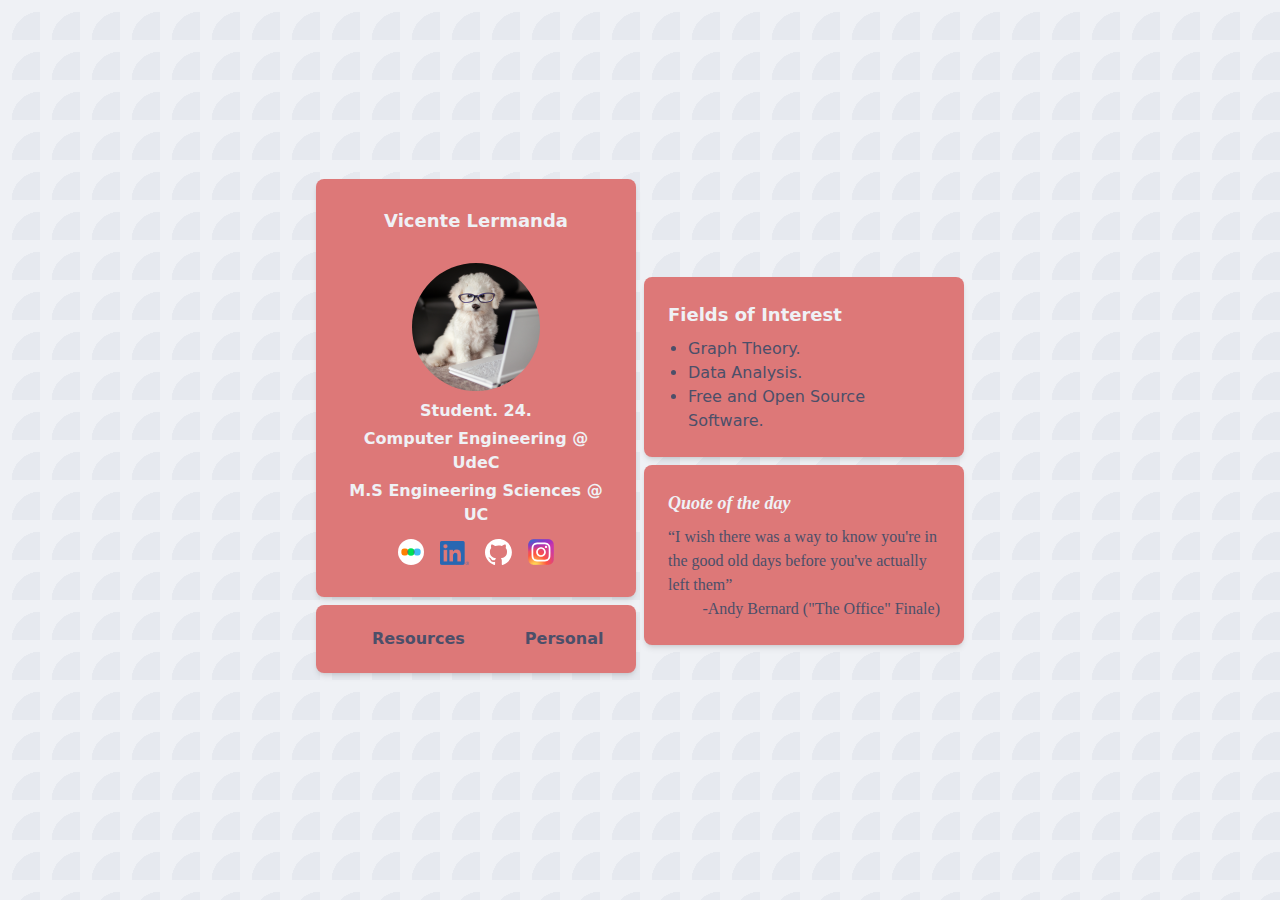
<file: index.html>
<!DOCTYPE html>
<html lang="en">
<head>
    <meta charset="UTF-8">
    <meta name="viewport" content="width=device-width, initial-scale=1.0">
    <title>Vicente Lermanda</title>
    <link href="output.css" rel="stylesheet">
    <script src="https://ajax.googleapis.com/ajax/libs/jquery/3.5.1/jquery.min.js"></script>
</head>
<body class="pattern-moon pattern-mantle pattern-bg-base pattern-opacity-100 text-text min-h-screen grid md:grid-cols-2 grid-cols-1 grid-rows-3  content-center gap-2">

    <div class="bg-flamingo p-7 max-w-xs rounded-lg shadow-md text-center mt-2 md:row-span-2 place-self-center md:place-self-end">
      <h1 id="title" class="text-lg font-bold text-base">Vicente Lermanda</h1>
      <div class="w-32 h-32 rounded-full mx-auto mt-7" style="background-image: url('moodle.png'); background-size: cover;"></div>
      <div class="text-base font-bold mt-2">Student. 24.</div>
      <div class="text-base font-bold my-1">Computer Engineering @ UdeC</div>
      <div class="text-base font-bold my-1">M.S Engineering Sciences @ UC</div>
      <ul class="pt-2 flex space-x-4 place-content-center mb-1">
        <li style="width: 10%;"><a href="https://letterboxd.com/vlermanda/"><img class="transform transition duration-200 ease-in-out hover:scale-110 hover:brightness-110"  src="static/letterboxd.svg" alt="Letterboxd"></a></li>
        <li class="place-self-end" style="width: 11%;"><a href="https://www.linkedin.com/in/vicente-lermanda-candia-18a779218/"><img class="transform transition duration-200 ease-in-out hover:scale-110 hover:brightness-110" src="static/linkedin.png" alt="Linkedin"></a></li>
        <li style="width: 10%;"><a href="https://github.com/vlermandac"><img class="transform transition duration-200 ease-in-out hover:scale-110 hover:brightness-110" src="static/github-mark/github-mark-white.svg" alt="Github"></a></li>
        <li style="width: 10%;"><a href="https://www.instagram.com/vicentelrm/"><img class="transform transition duration-200 ease-in-out hover:scale-110 hover:brightness-110" src="static/Instagram_logo_2016.svg" alt="Instagram"></a></li>
      </ul>
    </div>

    <div class="place-self-center md:place-self-start md:self-end md:row-span-2 self-start max-w-xs max-h-80">

      <div class="bg-flamingo rounded-lg shadow-md text-left p-6">
        <h1 id="title" class="text-lg font-bold mb-2 text-base">Fields of Interest</h1>
        <ul class="list-disc list-outside px-5">
          <li>Graph Theory.</li>
          <li>Data Analysis.</li>
          <li>Free and Open Source Software.</li>
        </ul>
      </div>

      <div class="bg-flamingo rounded-lg shadow-md text-left mt-2 font-serif p-6 max-h-52">
        <h1 id="title" class="text-lg font-bold mb-2 text-base italic">Quote of the day</h1>
        <p> “I wish there was a way to know you're in the good old days before you've actually left them”</p>
        <p class="text-right"> -Andy Bernard ("The Office" Finale)</p>
      </div>
    </div>

    <div class="bg-flamingo max-w-xs px-5 py-3.5 rounded-lg shadow-md text-center mt-20 place-self-center self-start md:mt-0 md:place-self-end md:self-start">

      <ul class="flex space-x-1 p-2">
        <li class="px-7 transition duration-200 ease-in-out  hover:brightness-150 font-sans font-bold"><a href="resources.html">Resources</a></li>
        <li class="px-7 transition duration-200 ease-in-out  hover:brightness-150 font-sans font-bold"><a href="personal.html">Personal</a></li>
      </ul>

    </div>

</body>
<script>
</script>
</html>
</file>
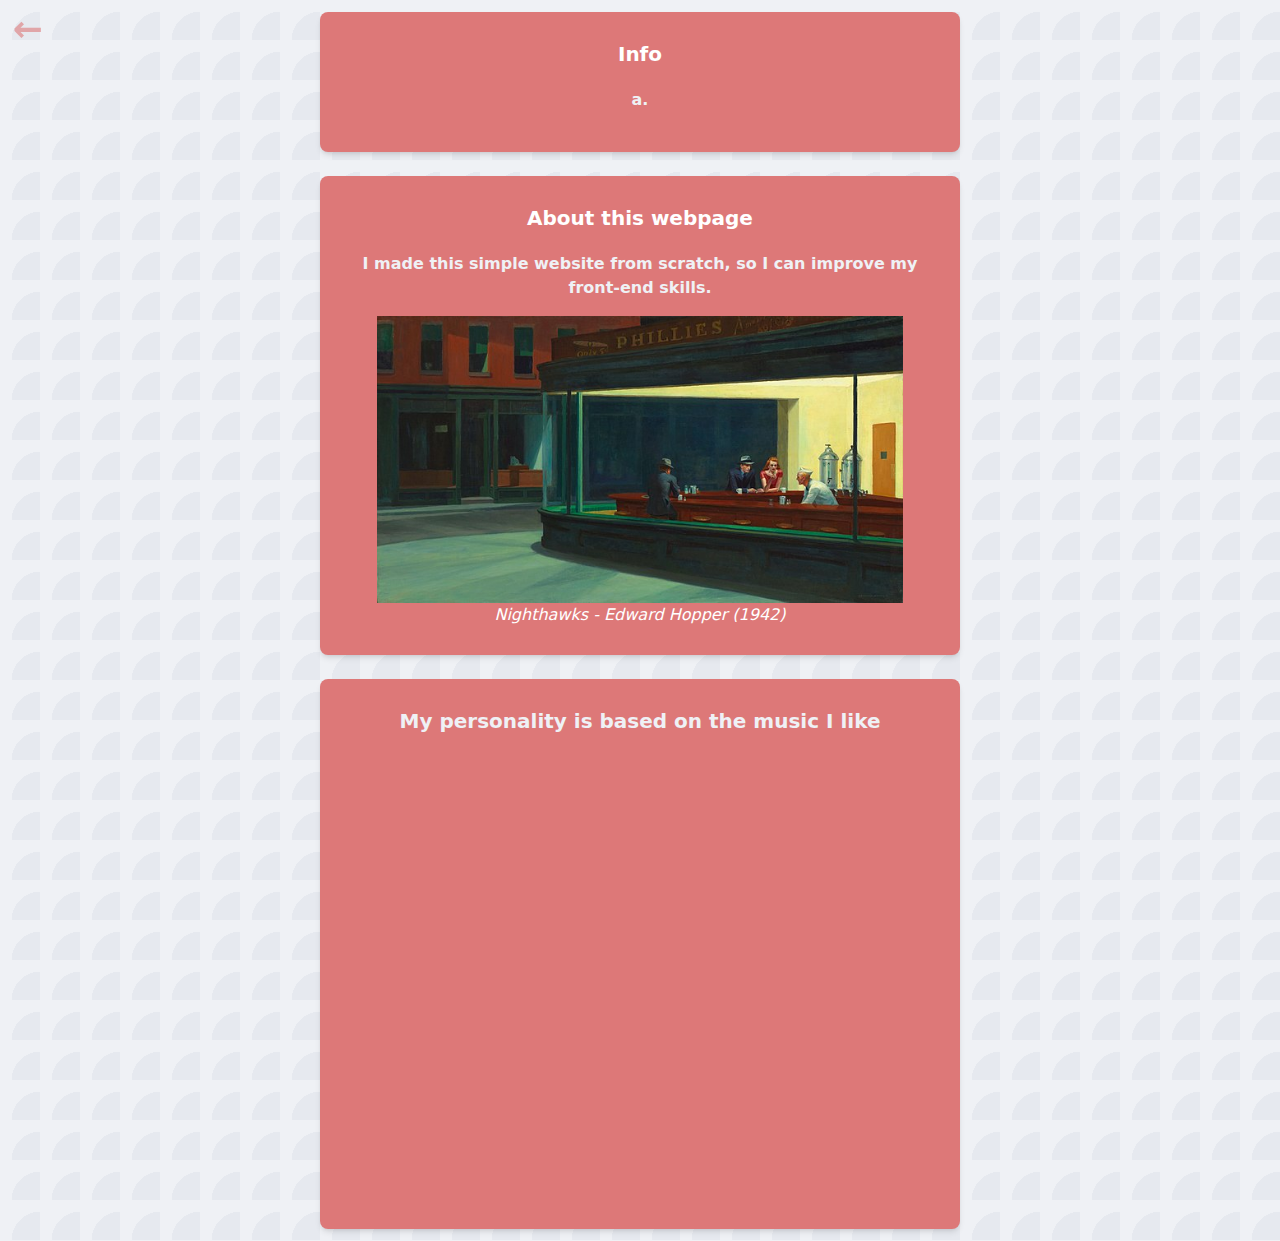
<file: personal.html>
<!DOCTYPE html>
<html lang="en">
<head>
    <meta charset="UTF-8">
    <meta name="viewport" content="width=device-width, initial-scale=1.0">
    <title>Vicente Lermanda</title>
    <link href="output.css" rel="stylesheet">
    <script src="https://ajax.googleapis.com/ajax/libs/jquery/3.5.1/jquery.min.js"></script>
</head>
<body class="pattern-moon pattern-mantle pattern-bg-base pattern-opacity-100 flex flex-wrap place-content-center">
    <a href="index.html" class="opacity-60 place-self-start isolate object-left-top fixed z-50 text-flamingo font-bold text-4xl" style="left: 1%; top: 1%;"> ← </a>
    <div class="bg-flamingo rounded-lg shadow-md text-center m-3 p-7 shrink flex-initial basis-4/5 md:basis-1/2">
      <h1 class="text-xl text-white mb-5 font-bold">Info</h1>
      <p class="text-base font-bold mb-3">a.</p>
    </div>
  <div class="bg-flamingo rounded-lg shadow-md text-center m-3 p-7 shrink flex-initial basis-4/5 md:basis-1/2">
      <h1 class="text-xl text-white mb-5 font-bold">About this webpage</h1>
      <p class="text-base font-bold">I made this simple website from scratch, so I can improve my front-end skills.</p>
      <figure class="mt-4"><img style="width: 90%;" class="mx-auto" src="static/Nighthawks_by_Edward_Hopper_1942.jpg"/> <figcaption class="text-white italic">Nighthawks - Edward Hopper (1942)</figcaption> </figure>
  </div>

  <div class="bg-flamingo p-7 m-3 rounded-lg shadow-md text-center shrink flex-initial basis-4/5 md:basis-1/2">
    <h1 id="title" class="text-xl font-bold text-base mb-4">My personality is based on the music I like</h1>
    <iframe allow="autoplay *; encrypted-media *; fullscreen *; clipboard-write" frameborder="0" height="450" style="width:100%;max-width:660px;overflow:hidden;border-radius:10px;" sandbox="allow-forms allow-popups allow-same-origin allow-scripts allow-storage-access-by-user-activation allow-top-navigation-by-user-activation" src="https://embed.music.apple.com/cl/playlist/favs-atm/pl.u-KVXBkABsLepGNWV?l=en"></iframe>
  </div>

</body>
<script>
</script>
</html>
</file>
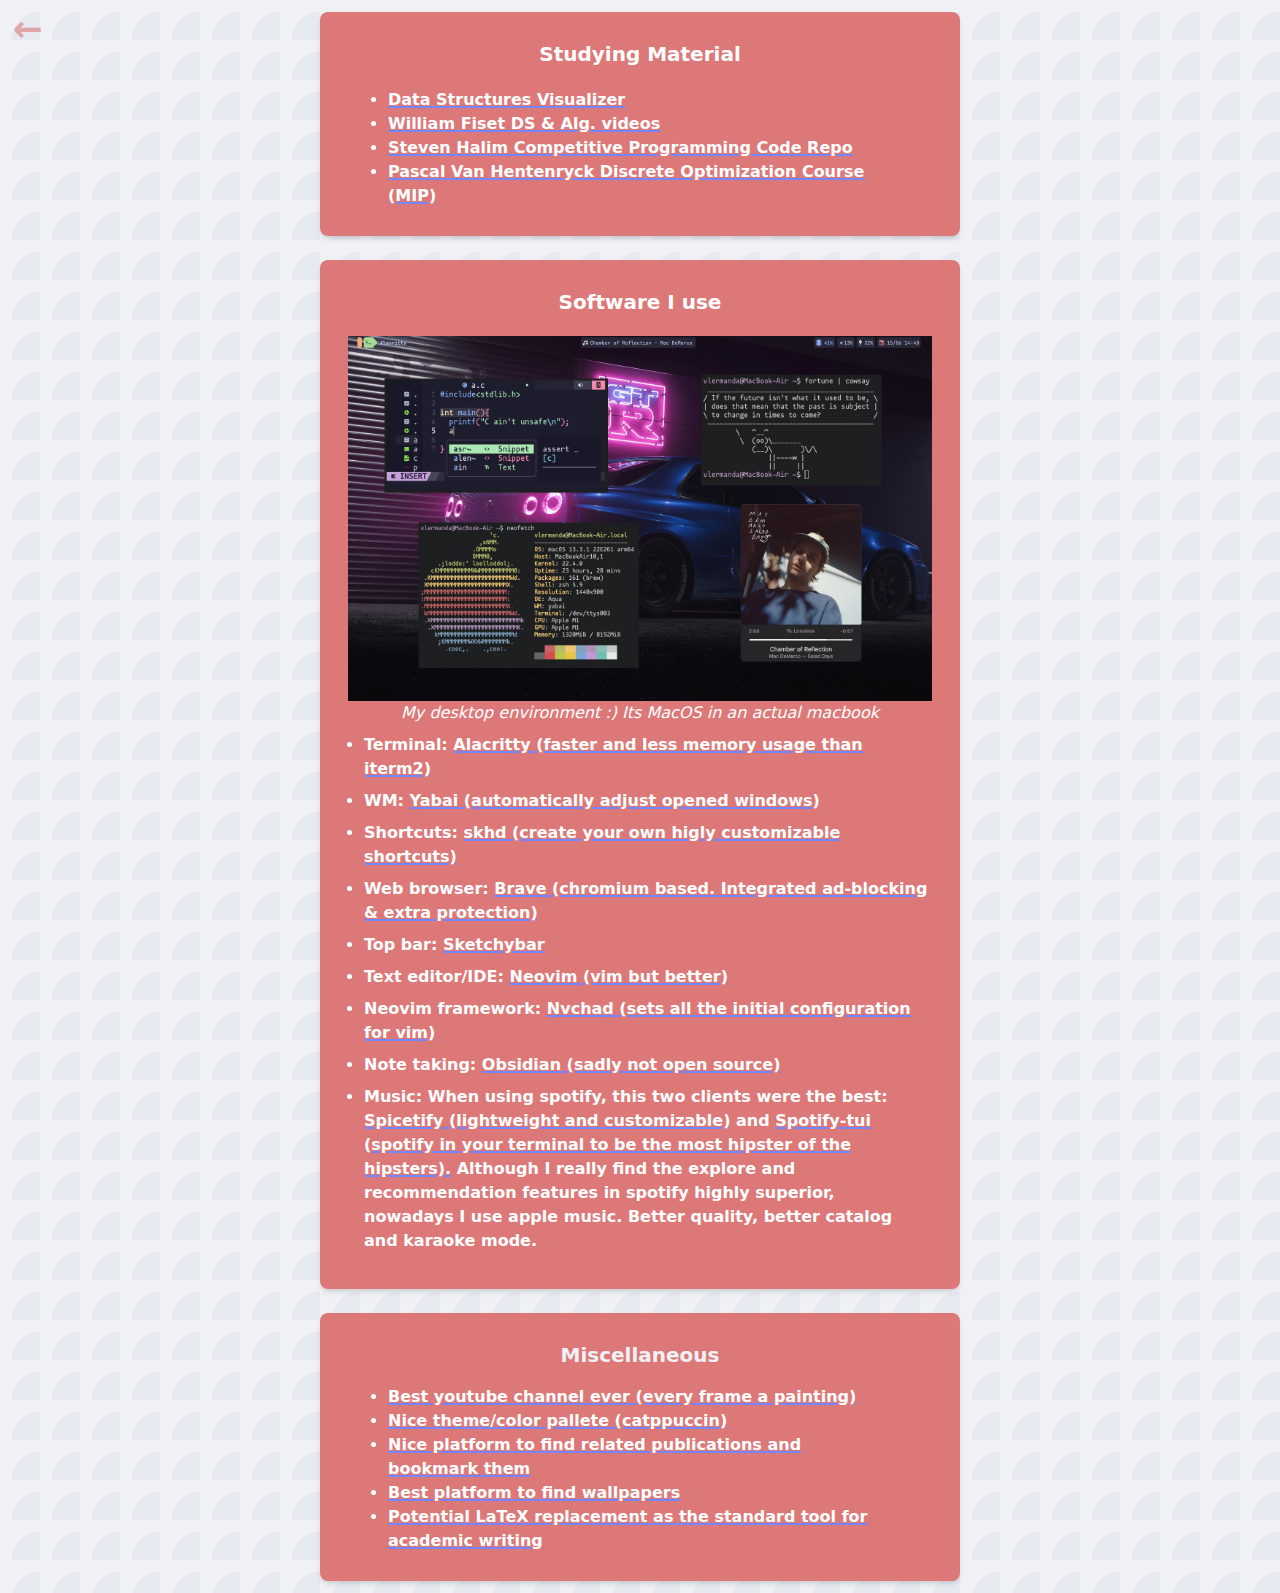
<file: resources.html>
<!DOCTYPE html>
<html lang="en">
<head>
    <meta charset="UTF-8">
    <meta name="viewport" content="width=device-width, initial-scale=1.0">
    <title>Vicente Lermanda</title>
    <link href="output.css" rel="stylesheet">
    <script src="https://ajax.googleapis.com/ajax/libs/jquery/3.5.1/jquery.min.js"></script>
</head>
<body class="pattern-moon pattern-mantle pattern-bg-base pattern-opacity-100 flex flex-wrap place-content-center">
    <a href="index.html" class="opacity-60 place-self-start isolate object-left-top fixed z-50 text-flamingo font-bold text-4xl" style="left: 1%; top: 1%;"> ← </a>

    <div class="bg-flamingo rounded-lg shadow-md text-center m-3 p-7 shrink flex-initial basis-4/5 md:basis-1/2">
      <h1 class="text-xl text-white mb-5 font-bold">Studying Material</h1>
      <ul class="mx-1 md:mx-10 text-white text-left list-disc list-outside">
        <li><a class="font-bold underline text-white decoration-2 decoration-lavender" href="https://visualgo.net/en">Data Structures Visualizer</a></li>
        <li><a class="font-bold underline text-white decoration-2 decoration-lavender" href="https://www.youtube.com/@WilliamFiset-videos">William Fiset DS & Alg. videos</a></li>
        <li><a class="font-bold underline text-white decoration-2 decoration-lavender" href="https://github.com/stevenhalim/cpbook-code/">Steven Halim Competitive Programming Code Repo</a></li>
        <li><a class="font-bold underline text-white decoration-2 decoration-lavender" href="https://www.coursera.org/learn/discrete-optimization">Pascal Van Hentenryck Discrete Optimization Course (MIP)</a></li>
      </ul>
    </div>

  <div class="bg-flamingo rounded-lg shadow-md text-center m-3 p-7 shrink flex-initial basis-4/5 md:basis-1/2">
    <h1 class="text-xl text-white mb-5 font-bold">Software I use</h1>
    <figure class="my-2"><img style="width: 100%;" class="mx-auto" src="static/wm.jpeg"/> <figcaption class="text-white italic">My desktop environment :) Its MacOS in an actual macbook</figcaption> </figure>
      <ul class="mx-1 md:ml-4 text-white text-left font-bold list-disc list-outside">
        <li class="my-2">Terminal: <a class="font-bold underline text-white decoration-2 decoration-lavender" href="https://github.com/alacritty/alacritty">Alacritty (faster and less memory usage than iterm2)</a></li>
        <li class="my-2">WM: <a class="font-bold underline text-white decoration-2 decoration-lavender" href="https://github.com/koekeishiya/yabai">Yabai (automatically adjust opened windows)</a></li>
        <li class="my-2">Shortcuts: <a class="font-bold underline text-white decoration-2 decoration-lavender" href="https://github.com/koekeishiya/skhd">skhd (create your own higly customizable shortcuts)</a></li>
        <li class="my-2">Web browser: <a class="font-bold underline text-white decoration-2 decoration-lavender" href="https://brave.com/es/">Brave (chromium based. Integrated ad-blocking & extra protection)</a></li>
        <li class="my-2">Top bar: <a class="font-bold underline text-white decoration-2 decoration-lavender" href="https://github.com/FelixKratz/SketchyBar">Sketchybar</a></li>
        <li class="my-2">Text editor/IDE: <a class="font-bold underline text-white decoration-2 decoration-lavender" href="https://neovim.io/">Neovim (vim but better)</a></li>
        <li class="my-2">Neovim framework: <a class="font-bold underline text-white decoration-2 decoration-lavender" href="https://nvchad.com/">Nvchad (sets all the initial configuration for vim)</a></li>
        <li class="my-2">Note taking: <a class="font-bold underline text-white decoration-2 decoration-lavender" href="https://obsidian.md/">Obsidian (sadly not open source)</a></li>
        <li class="my-2">Music: When using spotify, this two clients were the best: <a class="font-bold underline text-white decoration-2 decoration-lavender" href="https://spicetify.app/">Spicetify (lightweight and customizable)</a> and <a class="font-bold underline text-white decoration-2 decoration-lavender" href="https://github.com/Rigellute/spotify-tui">Spotify-tui (spotify in your terminal to be the most hipster of the hipsters).</a> Although I really find the explore and recommendation features in spotify highly superior, nowadays I use apple music. Better quality, better catalog and karaoke mode.</li>
      </ul>

  </div>

  <div class="bg-flamingo p-7 m-3 rounded-lg shadow-md text-center shrink flex-initial basis-4/5 md:basis-1/2">
    <h1 id="title" class="text-xl font-bold text-base mb-4">Miscellaneous</h1>
      <ul class="mx-1 md:mx-10 text-white text-left list-disc list-outside">
        <li><a class="font-bold underline text-white decoration-2 decoration-lavender" href="https://www.youtube.com/@everyframeapainting">Best youtube channel ever (every frame a painting)</a></li>
        <li><a class="font-bold underline text-white decoration-2 decoration-lavender" href="https://github.com/catppuccin/catppuccin">Nice theme/color pallete (catppuccin)</a></li>
        <li><a class="font-bold underline text-white decoration-2 decoration-lavender" href="https://www.researchrabbit.ai/">Nice platform to find related publications and bookmark them</a></li>
        <li><a class="font-bold underline text-white decoration-2 decoration-lavender" href="https://wallhaven.cc/">Best platform to find wallpapers</a></li>
        <li><a class="font-bold underline text-white decoration-2 decoration-lavender" href="https://typst.app/">Potential LaTeX replacement as the standard tool for academic writing</a></li>
      </ul>
  </div>

</body>
<script>
</script>
</html>
</file>
<file: output.css>
/*
! tailwindcss v3.3.2 | MIT License | https://tailwindcss.com
*/

/*
1. Prevent padding and border from affecting element width. (https://github.com/mozdevs/cssremedy/issues/4)
2. Allow adding a border to an element by just adding a border-width. (https://github.com/tailwindcss/tailwindcss/pull/116)
*/

*,
::before,
::after {
  box-sizing: border-box;
  /* 1 */
  border-width: 0;
  /* 2 */
  border-style: solid;
  /* 2 */
  border-color: #e5e7eb;
  /* 2 */
}

::before,
::after {
  --tw-content: '';
}

/*
1. Use a consistent sensible line-height in all browsers.
2. Prevent adjustments of font size after orientation changes in iOS.
3. Use a more readable tab size.
4. Use the user's configured `sans` font-family by default.
5. Use the user's configured `sans` font-feature-settings by default.
6. Use the user's configured `sans` font-variation-settings by default.
*/

html {
  line-height: 1.5;
  /* 1 */
  -webkit-text-size-adjust: 100%;
  /* 2 */
  -moz-tab-size: 4;
  /* 3 */
  -o-tab-size: 4;
     tab-size: 4;
  /* 3 */
  font-family: ui-sans-serif, system-ui, -apple-system, BlinkMacSystemFont, "Segoe UI", Roboto, "Helvetica Neue", Arial, "Noto Sans", sans-serif, "Apple Color Emoji", "Segoe UI Emoji", "Segoe UI Symbol", "Noto Color Emoji";
  /* 4 */
  font-feature-settings: normal;
  /* 5 */
  font-variation-settings: normal;
  /* 6 */
}

/*
1. Remove the margin in all browsers.
2. Inherit line-height from `html` so users can set them as a class directly on the `html` element.
*/

body {
  margin: 0;
  /* 1 */
  line-height: inherit;
  /* 2 */
}

/*
1. Add the correct height in Firefox.
2. Correct the inheritance of border color in Firefox. (https://bugzilla.mozilla.org/show_bug.cgi?id=190655)
3. Ensure horizontal rules are visible by default.
*/

hr {
  height: 0;
  /* 1 */
  color: inherit;
  /* 2 */
  border-top-width: 1px;
  /* 3 */
}

/*
Add the correct text decoration in Chrome, Edge, and Safari.
*/

abbr:where([title]) {
  -webkit-text-decoration: underline dotted;
          text-decoration: underline dotted;
}

/*
Remove the default font size and weight for headings.
*/

h1,
h2,
h3,
h4,
h5,
h6 {
  font-size: inherit;
  font-weight: inherit;
}

/*
Reset links to optimize for opt-in styling instead of opt-out.
*/

a {
  color: inherit;
  text-decoration: inherit;
}

/*
Add the correct font weight in Edge and Safari.
*/

b,
strong {
  font-weight: bolder;
}

/*
1. Use the user's configured `mono` font family by default.
2. Correct the odd `em` font sizing in all browsers.
*/

code,
kbd,
samp,
pre {
  font-family: ui-monospace, SFMono-Regular, Menlo, Monaco, Consolas, "Liberation Mono", "Courier New", monospace;
  /* 1 */
  font-size: 1em;
  /* 2 */
}

/*
Add the correct font size in all browsers.
*/

small {
  font-size: 80%;
}

/*
Prevent `sub` and `sup` elements from affecting the line height in all browsers.
*/

sub,
sup {
  font-size: 75%;
  line-height: 0;
  position: relative;
  vertical-align: baseline;
}

sub {
  bottom: -0.25em;
}

sup {
  top: -0.5em;
}

/*
1. Remove text indentation from table contents in Chrome and Safari. (https://bugs.chromium.org/p/chromium/issues/detail?id=999088, https://bugs.webkit.org/show_bug.cgi?id=201297)
2. Correct table border color inheritance in all Chrome and Safari. (https://bugs.chromium.org/p/chromium/issues/detail?id=935729, https://bugs.webkit.org/show_bug.cgi?id=195016)
3. Remove gaps between table borders by default.
*/

table {
  text-indent: 0;
  /* 1 */
  border-color: inherit;
  /* 2 */
  border-collapse: collapse;
  /* 3 */
}

/*
1. Change the font styles in all browsers.
2. Remove the margin in Firefox and Safari.
3. Remove default padding in all browsers.
*/

button,
input,
optgroup,
select,
textarea {
  font-family: inherit;
  /* 1 */
  font-size: 100%;
  /* 1 */
  font-weight: inherit;
  /* 1 */
  line-height: inherit;
  /* 1 */
  color: inherit;
  /* 1 */
  margin: 0;
  /* 2 */
  padding: 0;
  /* 3 */
}

/*
Remove the inheritance of text transform in Edge and Firefox.
*/

button,
select {
  text-transform: none;
}

/*
1. Correct the inability to style clickable types in iOS and Safari.
2. Remove default button styles.
*/

button,
[type='button'],
[type='reset'],
[type='submit'] {
  -webkit-appearance: button;
  /* 1 */
  background-color: transparent;
  /* 2 */
  background-image: none;
  /* 2 */
}

/*
Use the modern Firefox focus style for all focusable elements.
*/

:-moz-focusring {
  outline: auto;
}

/*
Remove the additional `:invalid` styles in Firefox. (https://github.com/mozilla/gecko-dev/blob/2f9eacd9d3d995c937b4251a5557d95d494c9be1/layout/style/res/forms.css#L728-L737)
*/

:-moz-ui-invalid {
  box-shadow: none;
}

/*
Add the correct vertical alignment in Chrome and Firefox.
*/

progress {
  vertical-align: baseline;
}

/*
Correct the cursor style of increment and decrement buttons in Safari.
*/

::-webkit-inner-spin-button,
::-webkit-outer-spin-button {
  height: auto;
}

/*
1. Correct the odd appearance in Chrome and Safari.
2. Correct the outline style in Safari.
*/

[type='search'] {
  -webkit-appearance: textfield;
  /* 1 */
  outline-offset: -2px;
  /* 2 */
}

/*
Remove the inner padding in Chrome and Safari on macOS.
*/

::-webkit-search-decoration {
  -webkit-appearance: none;
}

/*
1. Correct the inability to style clickable types in iOS and Safari.
2. Change font properties to `inherit` in Safari.
*/

::-webkit-file-upload-button {
  -webkit-appearance: button;
  /* 1 */
  font: inherit;
  /* 2 */
}

/*
Add the correct display in Chrome and Safari.
*/

summary {
  display: list-item;
}

/*
Removes the default spacing and border for appropriate elements.
*/

blockquote,
dl,
dd,
h1,
h2,
h3,
h4,
h5,
h6,
hr,
figure,
p,
pre {
  margin: 0;
}

fieldset {
  margin: 0;
  padding: 0;
}

legend {
  padding: 0;
}

ol,
ul,
menu {
  list-style: none;
  margin: 0;
  padding: 0;
}

/*
Prevent resizing textareas horizontally by default.
*/

textarea {
  resize: vertical;
}

/*
1. Reset the default placeholder opacity in Firefox. (https://github.com/tailwindlabs/tailwindcss/issues/3300)
2. Set the default placeholder color to the user's configured gray 400 color.
*/

input::-moz-placeholder, textarea::-moz-placeholder {
  opacity: 1;
  /* 1 */
  color: #9ca3af;
  /* 2 */
}

input::placeholder,
textarea::placeholder {
  opacity: 1;
  /* 1 */
  color: #9ca3af;
  /* 2 */
}

/*
Set the default cursor for buttons.
*/

button,
[role="button"] {
  cursor: pointer;
}

/*
Make sure disabled buttons don't get the pointer cursor.
*/

:disabled {
  cursor: default;
}

/*
1. Make replaced elements `display: block` by default. (https://github.com/mozdevs/cssremedy/issues/14)
2. Add `vertical-align: middle` to align replaced elements more sensibly by default. (https://github.com/jensimmons/cssremedy/issues/14#issuecomment-634934210)
   This can trigger a poorly considered lint error in some tools but is included by design.
*/

img,
svg,
video,
canvas,
audio,
iframe,
embed,
object {
  display: block;
  /* 1 */
  vertical-align: middle;
  /* 2 */
}

/*
Constrain images and videos to the parent width and preserve their intrinsic aspect ratio. (https://github.com/mozdevs/cssremedy/issues/14)
*/

img,
video {
  max-width: 100%;
  height: auto;
}

/* Make elements with the HTML hidden attribute stay hidden by default */

[hidden] {
  display: none;
}

*, ::before, ::after {
  --tw-border-spacing-x: 0;
  --tw-border-spacing-y: 0;
  --tw-translate-x: 0;
  --tw-translate-y: 0;
  --tw-rotate: 0;
  --tw-skew-x: 0;
  --tw-skew-y: 0;
  --tw-scale-x: 1;
  --tw-scale-y: 1;
  --tw-pan-x:  ;
  --tw-pan-y:  ;
  --tw-pinch-zoom:  ;
  --tw-scroll-snap-strictness: proximity;
  --tw-gradient-from-position:  ;
  --tw-gradient-via-position:  ;
  --tw-gradient-to-position:  ;
  --tw-ordinal:  ;
  --tw-slashed-zero:  ;
  --tw-numeric-figure:  ;
  --tw-numeric-spacing:  ;
  --tw-numeric-fraction:  ;
  --tw-ring-inset:  ;
  --tw-ring-offset-width: 0px;
  --tw-ring-offset-color: #fff;
  --tw-ring-color: rgb(59 130 246 / 0.5);
  --tw-ring-offset-shadow: 0 0 #0000;
  --tw-ring-shadow: 0 0 #0000;
  --tw-shadow: 0 0 #0000;
  --tw-shadow-colored: 0 0 #0000;
  --tw-blur:  ;
  --tw-brightness:  ;
  --tw-contrast:  ;
  --tw-grayscale:  ;
  --tw-hue-rotate:  ;
  --tw-invert:  ;
  --tw-saturate:  ;
  --tw-sepia:  ;
  --tw-drop-shadow:  ;
  --tw-backdrop-blur:  ;
  --tw-backdrop-brightness:  ;
  --tw-backdrop-contrast:  ;
  --tw-backdrop-grayscale:  ;
  --tw-backdrop-hue-rotate:  ;
  --tw-backdrop-invert:  ;
  --tw-backdrop-opacity:  ;
  --tw-backdrop-saturate:  ;
  --tw-backdrop-sepia:  ;
}

::backdrop {
  --tw-border-spacing-x: 0;
  --tw-border-spacing-y: 0;
  --tw-translate-x: 0;
  --tw-translate-y: 0;
  --tw-rotate: 0;
  --tw-skew-x: 0;
  --tw-skew-y: 0;
  --tw-scale-x: 1;
  --tw-scale-y: 1;
  --tw-pan-x:  ;
  --tw-pan-y:  ;
  --tw-pinch-zoom:  ;
  --tw-scroll-snap-strictness: proximity;
  --tw-gradient-from-position:  ;
  --tw-gradient-via-position:  ;
  --tw-gradient-to-position:  ;
  --tw-ordinal:  ;
  --tw-slashed-zero:  ;
  --tw-numeric-figure:  ;
  --tw-numeric-spacing:  ;
  --tw-numeric-fraction:  ;
  --tw-ring-inset:  ;
  --tw-ring-offset-width: 0px;
  --tw-ring-offset-color: #fff;
  --tw-ring-color: rgb(59 130 246 / 0.5);
  --tw-ring-offset-shadow: 0 0 #0000;
  --tw-ring-shadow: 0 0 #0000;
  --tw-shadow: 0 0 #0000;
  --tw-shadow-colored: 0 0 #0000;
  --tw-blur:  ;
  --tw-brightness:  ;
  --tw-contrast:  ;
  --tw-grayscale:  ;
  --tw-hue-rotate:  ;
  --tw-invert:  ;
  --tw-saturate:  ;
  --tw-sepia:  ;
  --tw-drop-shadow:  ;
  --tw-backdrop-blur:  ;
  --tw-backdrop-brightness:  ;
  --tw-backdrop-contrast:  ;
  --tw-backdrop-grayscale:  ;
  --tw-backdrop-hue-rotate:  ;
  --tw-backdrop-invert:  ;
  --tw-backdrop-opacity:  ;
  --tw-backdrop-saturate:  ;
  --tw-backdrop-sepia:  ;
}

.pattern-moon {
  opacity: var(--pattern-opacity, 0.4);
  background-color: var(--pattern-bg-color, transparent);
  background-image: radial-gradient( ellipse farthest-corner at var(--pattern-size, 40px) var(--pattern-size, 40px), var(--pattern-color), var(--pattern-color) 50%, var(--pattern-bg-color, transparent) 50%);
  background-size: var(--pattern-size, 40px) var(--pattern-size, 40px);
}

.fixed {
  position: fixed;
}

.isolate {
  isolation: isolate;
}

.z-50 {
  z-index: 50;
}

.m-3 {
  margin: 0.75rem;
}

.mx-1 {
  margin-left: 0.25rem;
  margin-right: 0.25rem;
}

.mx-auto {
  margin-left: auto;
  margin-right: auto;
}

.my-1 {
  margin-top: 0.25rem;
  margin-bottom: 0.25rem;
}

.my-2 {
  margin-top: 0.5rem;
  margin-bottom: 0.5rem;
}

.my-3 {
  margin-top: 0.75rem;
  margin-bottom: 0.75rem;
}

.mb-1 {
  margin-bottom: 0.25rem;
}

.mb-2 {
  margin-bottom: 0.5rem;
}

.mb-3 {
  margin-bottom: 0.75rem;
}

.mb-4 {
  margin-bottom: 1rem;
}

.mb-5 {
  margin-bottom: 1.25rem;
}

.mt-2 {
  margin-top: 0.5rem;
}

.mt-20 {
  margin-top: 5rem;
}

.mt-4 {
  margin-top: 1rem;
}

.mt-7 {
  margin-top: 1.75rem;
}

.flex {
  display: flex;
}

.grid {
  display: grid;
}

.h-32 {
  height: 8rem;
}

.max-h-52 {
  max-height: 13rem;
}

.max-h-80 {
  max-height: 20rem;
}

.min-h-screen {
  min-height: 100vh;
}

.w-32 {
  width: 8rem;
}

.max-w-xs {
  max-width: 20rem;
}

.flex-initial {
  flex: 0 1 auto;
}

.shrink {
  flex-shrink: 1;
}

.basis-4\/5 {
  flex-basis: 80%;
}

.transform {
  transform: translate(var(--tw-translate-x), var(--tw-translate-y)) rotate(var(--tw-rotate)) skewX(var(--tw-skew-x)) skewY(var(--tw-skew-y)) scaleX(var(--tw-scale-x)) scaleY(var(--tw-scale-y));
}

.list-outside {
  list-style-position: outside;
}

.list-disc {
  list-style-type: disc;
}

.grid-cols-1 {
  grid-template-columns: repeat(1, minmax(0, 1fr));
}

.grid-rows-3 {
  grid-template-rows: repeat(3, minmax(0, 1fr));
}

.flex-wrap {
  flex-wrap: wrap;
}

.place-content-center {
  place-content: center;
}

.content-center {
  align-content: center;
}

.gap-2 {
  gap: 0.5rem;
}

.space-x-1 > :not([hidden]) ~ :not([hidden]) {
  --tw-space-x-reverse: 0;
  margin-right: calc(0.25rem * var(--tw-space-x-reverse));
  margin-left: calc(0.25rem * calc(1 - var(--tw-space-x-reverse)));
}

.space-x-4 > :not([hidden]) ~ :not([hidden]) {
  --tw-space-x-reverse: 0;
  margin-right: calc(1rem * var(--tw-space-x-reverse));
  margin-left: calc(1rem * calc(1 - var(--tw-space-x-reverse)));
}

.place-self-start {
  place-self: start;
}

.place-self-end {
  place-self: end;
}

.place-self-center {
  place-self: center;
}

.self-start {
  align-self: flex-start;
}

.rounded-full {
  border-radius: 9999px;
}

.rounded-lg {
  border-radius: 0.5rem;
}

.bg-flamingo {
  --tw-bg-opacity: 1;
  background-color: rgb(221 120 120 / var(--tw-bg-opacity));
}

.object-left-top {
  -o-object-position: left top;
     object-position: left top;
}

.p-2 {
  padding: 0.5rem;
}

.p-6 {
  padding: 1.5rem;
}

.p-7 {
  padding: 1.75rem;
}

.px-5 {
  padding-left: 1.25rem;
  padding-right: 1.25rem;
}

.px-7 {
  padding-left: 1.75rem;
  padding-right: 1.75rem;
}

.py-3 {
  padding-top: 0.75rem;
  padding-bottom: 0.75rem;
}

.py-3\.5 {
  padding-top: 0.875rem;
  padding-bottom: 0.875rem;
}

.pt-2 {
  padding-top: 0.5rem;
}

.text-left {
  text-align: left;
}

.text-center {
  text-align: center;
}

.text-right {
  text-align: right;
}

.font-sans {
  font-family: ui-sans-serif, system-ui, -apple-system, BlinkMacSystemFont, "Segoe UI", Roboto, "Helvetica Neue", Arial, "Noto Sans", sans-serif, "Apple Color Emoji", "Segoe UI Emoji", "Segoe UI Symbol", "Noto Color Emoji";
}

.font-serif {
  font-family: ui-serif, Georgia, Cambria, "Times New Roman", Times, serif;
}

.text-4xl {
  font-size: 2.25rem;
  line-height: 2.5rem;
}

.text-base {
  font-size: 1rem;
  line-height: 1.5rem;
}

.text-lg {
  font-size: 1.125rem;
  line-height: 1.75rem;
}

.text-xl {
  font-size: 1.25rem;
  line-height: 1.75rem;
}

.font-bold {
  font-weight: 700;
}

.italic {
  font-style: italic;
}

.text-base {
  --tw-text-opacity: 1;
  color: rgb(239 241 245 / var(--tw-text-opacity));
}

.text-flamingo {
  --tw-text-opacity: 1;
  color: rgb(221 120 120 / var(--tw-text-opacity));
}

.text-text {
  --tw-text-opacity: 1;
  color: rgb(76 79 105 / var(--tw-text-opacity));
}

.text-white {
  --tw-text-opacity: 1;
  color: rgb(255 255 255 / var(--tw-text-opacity));
}

.underline {
  text-decoration-line: underline;
}

.decoration-lavender {
  text-decoration-color: #7287fd;
}

.decoration-orange-400 {
  text-decoration-color: #fb923c;
}

.decoration-sky {
  text-decoration-color: #04a5e5;
}

.decoration-2 {
  text-decoration-thickness: 2px;
}

.decoration-4 {
  text-decoration-thickness: 4px;
}

.opacity-60 {
  opacity: 0.6;
}

.shadow-md {
  --tw-shadow: 0 4px 6px -1px rgb(0 0 0 / 0.1), 0 2px 4px -2px rgb(0 0 0 / 0.1);
  --tw-shadow-colored: 0 4px 6px -1px var(--tw-shadow-color), 0 2px 4px -2px var(--tw-shadow-color);
  box-shadow: var(--tw-ring-offset-shadow, 0 0 #0000), var(--tw-ring-shadow, 0 0 #0000), var(--tw-shadow);
}

.transition {
  transition-property: color, background-color, border-color, text-decoration-color, fill, stroke, opacity, box-shadow, transform, filter, -webkit-backdrop-filter;
  transition-property: color, background-color, border-color, text-decoration-color, fill, stroke, opacity, box-shadow, transform, filter, backdrop-filter;
  transition-property: color, background-color, border-color, text-decoration-color, fill, stroke, opacity, box-shadow, transform, filter, backdrop-filter, -webkit-backdrop-filter;
  transition-timing-function: cubic-bezier(0.4, 0, 0.2, 1);
  transition-duration: 150ms;
}

.duration-200 {
  transition-duration: 200ms;
}

.ease-in-out {
  transition-timing-function: cubic-bezier(0.4, 0, 0.2, 1);
}

.pattern-bg-base {
  --pattern-bg-color: #eff1f5;
}

.pattern-mantle {
  --pattern-color: #e6e9ef;
}

.pattern-opacity-100 {
  --pattern-opacity: 1;
}

.hover\:scale-110:hover {
  --tw-scale-x: 1.1;
  --tw-scale-y: 1.1;
  transform: translate(var(--tw-translate-x), var(--tw-translate-y)) rotate(var(--tw-rotate)) skewX(var(--tw-skew-x)) skewY(var(--tw-skew-y)) scaleX(var(--tw-scale-x)) scaleY(var(--tw-scale-y));
}

.hover\:brightness-110:hover {
  --tw-brightness: brightness(1.1);
  filter: var(--tw-blur) var(--tw-brightness) var(--tw-contrast) var(--tw-grayscale) var(--tw-hue-rotate) var(--tw-invert) var(--tw-saturate) var(--tw-sepia) var(--tw-drop-shadow);
}

.hover\:brightness-150:hover {
  --tw-brightness: brightness(1.5);
  filter: var(--tw-blur) var(--tw-brightness) var(--tw-contrast) var(--tw-grayscale) var(--tw-hue-rotate) var(--tw-invert) var(--tw-saturate) var(--tw-sepia) var(--tw-drop-shadow);
}

@media (min-width: 768px) {
  .md\:row-span-2 {
    grid-row: span 2 / span 2;
  }

  .md\:mx-10 {
    margin-left: 2.5rem;
    margin-right: 2.5rem;
  }

  .md\:ml-4 {
    margin-left: 1rem;
  }

  .md\:mt-0 {
    margin-top: 0px;
  }

  .md\:basis-1\/2 {
    flex-basis: 50%;
  }

  .md\:grid-cols-2 {
    grid-template-columns: repeat(2, minmax(0, 1fr));
  }

  .md\:place-self-start {
    place-self: start;
  }

  .md\:place-self-end {
    place-self: end;
  }

  .md\:self-start {
    align-self: flex-start;
  }

  .md\:self-end {
    align-self: flex-end;
  }
}
</file>
